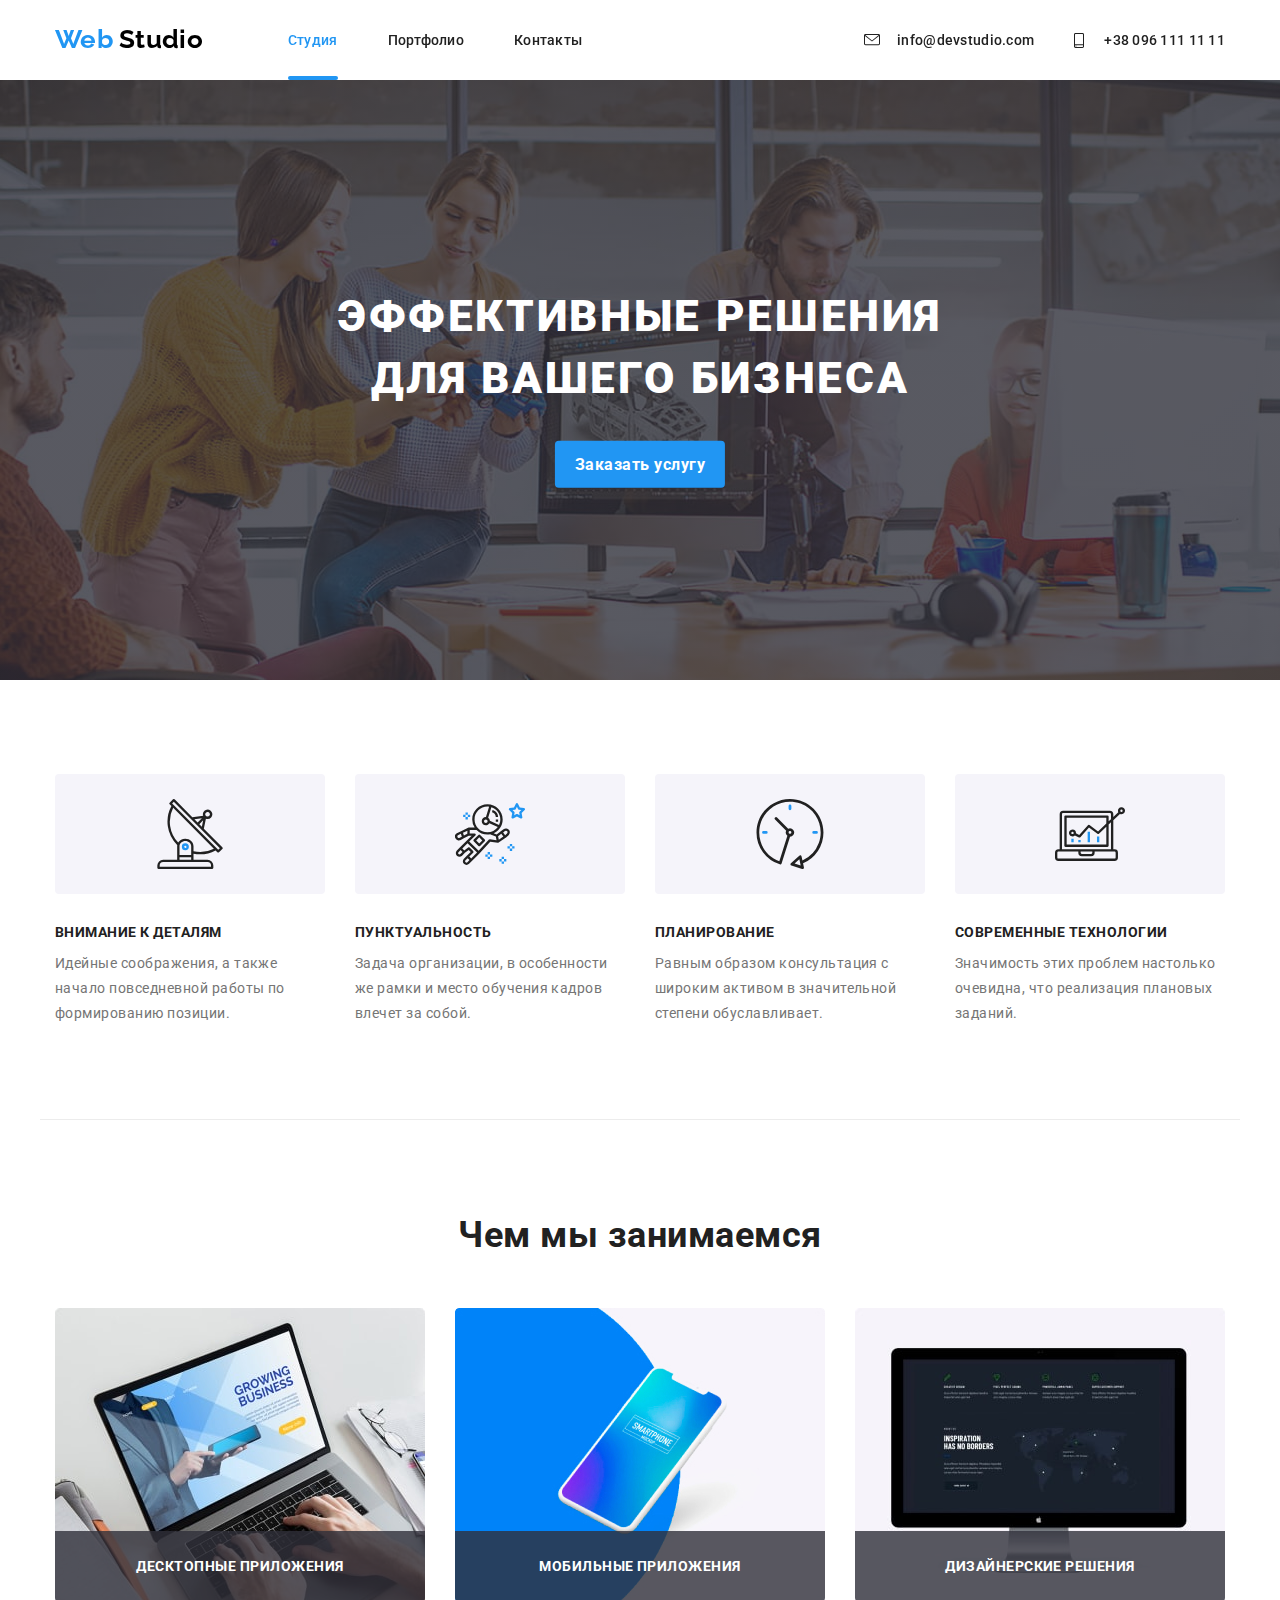
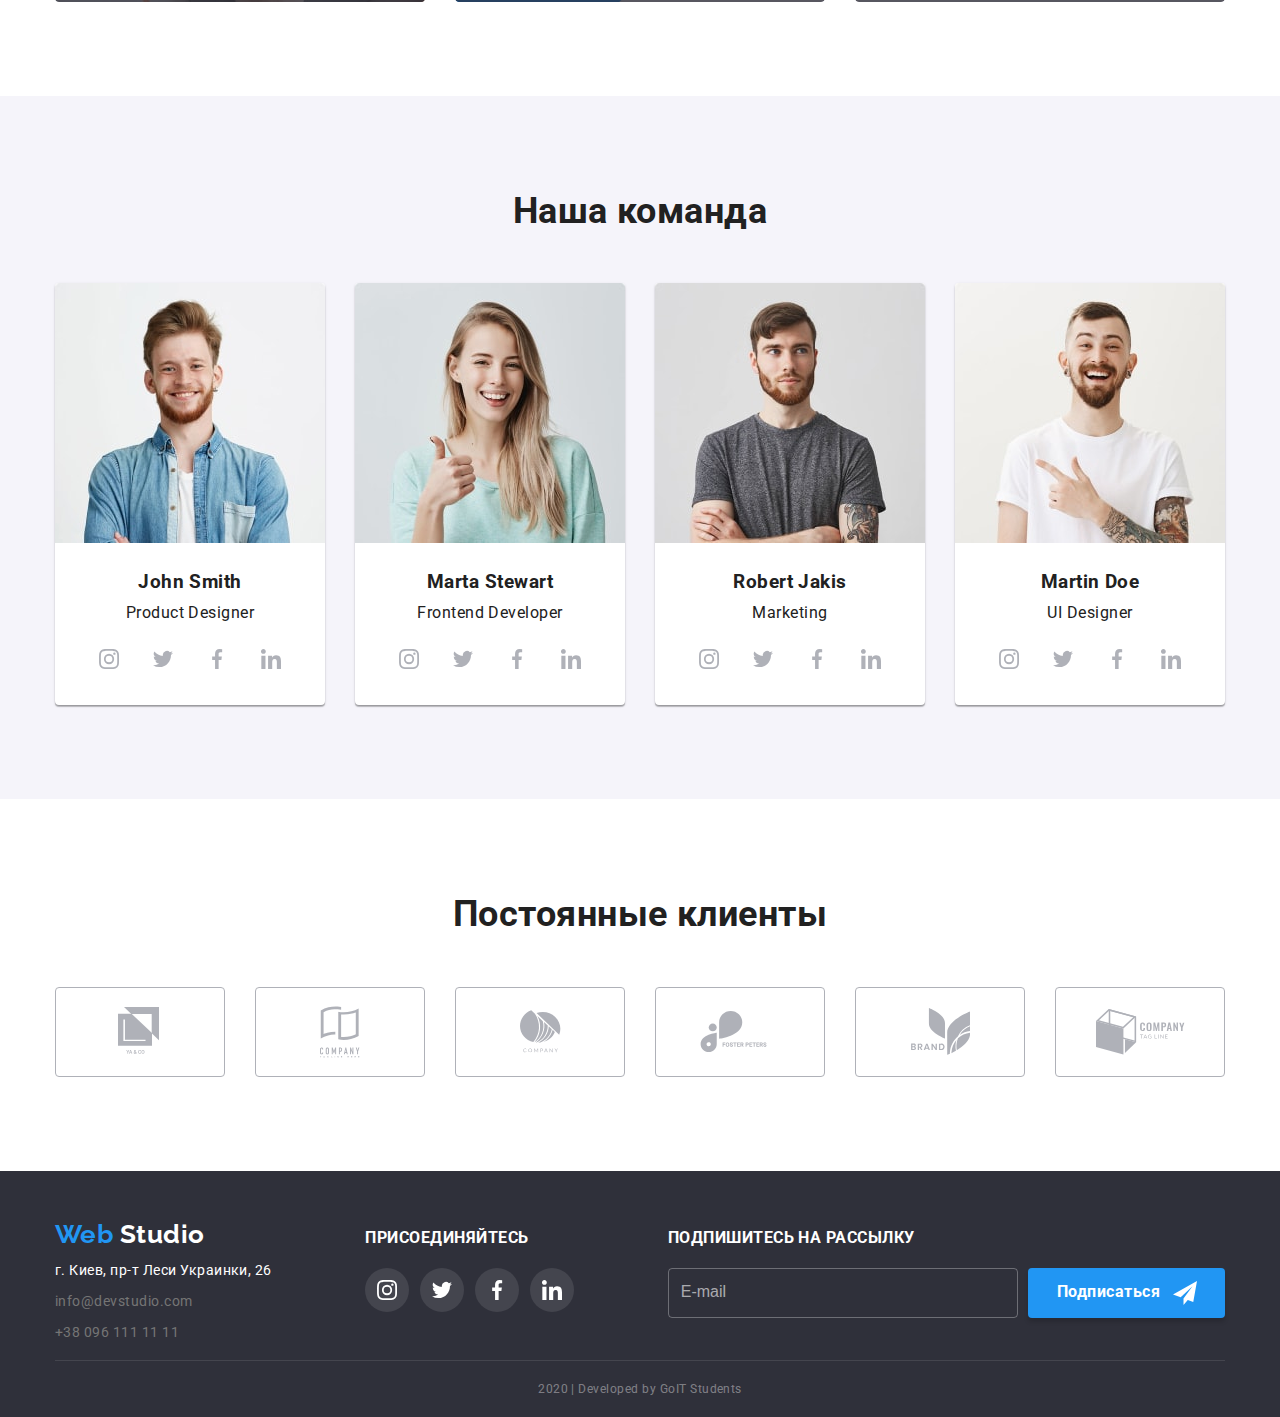
<file: index.html>
<!DOCTYPE html>
<html lang="ru">
<head>
  <meta charset="UTF-8" />
  <meta name="viewport" content="width=device-width, initial-scale=1.0" />
  <title>Studio</title>
  <link rel="stylesheet" href="./css/styles.css">
  <link href="https://fonts.googleapis.com/css2?family=Roboto:wght@300;400;700;900&display=swap" rel="stylesheet"> 
  <link href="https://fonts.googleapis.com/css2?family=Raleway:wght@700&display=swap" rel="stylesheet"> 
</head>
<body>

  <!-- Шапка сайта с навигацией conteiner -->
  <header class="header-nav">
    <div class="conteiner">
      <a class="logo" href="#">
        <b>Web&nbsp;<span class="logo-black">Studio</span></b>
      </a>        
      <nav>
        <ul class="nav-list">
          <li class="nav-item">
            <a class="nav-link activ" href="./index.html">Студия</a>
          </li>
          <li class="nav-item">
            <a class="nav-link" href="./portfolio.html">Портфолио</a>
          </li>
          <li class="nav-item">
            <a class="nav-link" href="./contact.html">Контакты</a>
          </li>
        </ul>
      </nav>
      <ul class="contacts-list">
        <li class="contacts-item">
          <a class="contacts-link" href="mailto:info@devstudio.com" >
            <div class="icon-header">
              <svg width="16" height="12">
                <use href="./images/sprite.svg#icon-envelope"></use>
              </svg>
            </div>
            info@devstudio.com
          </a>
        </li>
        <li class="contacts-item">
          <a class="contacts-link" href="tel:+380961111111">
            <div class="icon-header">
              <svg  width="10" height="15">
                <use href="./images/sprite.svg#icon-phone"></use>
              </svg>
            </div>
           +38&nbsp;096&nbsp;111&nbsp;11&nbsp;11
          </a>
        </li>
      </ul>
    </div>
  </header>

  <main>
    <section class="hero-contriner">
      <div class="hero-content">
        <h1>
          <b>эффективные решения<br>для вашего бизнеса</b>
        </h1> 
        <a class="button-hero" href="#">
          <b>Заказать услугу</b>
        </a>
      </div> 
    </section>

    <!-- Преимущества компании -->
    <section class="features">
      <div class="conteiner">
        <h2 class="is-hidden"> <!-- данный заголовок не отображается в браузере но в потоке -->
          Преимущества нашей компании
        </h2>
        <ul class="features-list"> 
          <li class="features-item">
            <div class="features-icon-block">
              <svg class="features-icon" width="70" height="70" aria-label="мы крутые и этим все сказано">
                <use href="./images/sprite.svg#icon-features-antenna"></use>
              </svg>
            </div>
            <h3>Внимание к деталям</h3>
            <p class="par-txt">
              Идейные соображения, а также начало повседневной работы по
              формированию позиции.
            </p>
          </li>
          <li class="features-item">
            <div class="features-icon-block">
              <svg class="" width="70" height="70" aria-label="мы крутые и этим все сказано">
                <use href="./images/sprite.svg#icon-features-astronaut"></use>
              </svg>
            </div>
            <h3>Пунктуальность</h3>
            <p class="par-txt">
              Задача организации, в особенности же рамки и место обучения кадров
              влечет за собой.
            </p>
          </li>
          <li class="features-item">
            <div class="features-icon-block">
              <svg class="" width="70" height="70" aria-label="мы крутые и этим все сказано">
                <use href="./images/sprite.svg#icon-features-clock"></use>
              </svg>
            </div>

            <h3>Планирование</h3>
            <p class="par-txt">
              Равным образом консультация с широким активом в значительной
              степени обуславливает.
            </p>
          </li>
          <li class="features-item">
            <div class="features-icon-block">
              <svg class="" width="70px" height="70px">
                <use href="./images/sprite.svg#icon-features-diagram"></use>
              </svg>
            </div>

            <h3>Современные технологии</h3>
            <p class="par-txt">
              Значимость этих проблем настолько очевидна, что реализация
              плановых заданий.
            </p>
          </li>
        </ul>
      </div>
    </section>
  
    <!-- Чем мы занимаемся conteiner  -->
    <section class="doing">
      <div class="conteiner">
        <h2>
          Чем мы занимаемся
        </h2>
        <div class="block-doing">
          <ul>
            <li class="block-doing-txt">
              <div class="position-block-doing">
                <img class="img-box" src="./images/portfolio/i-min.jpg" alt="фотография с ноутбуком" />
                <h3 class="doing-txt">
                  Десктопные приложения
                </h3>
              </div>
            </li>
            <li class="block-doing-txt">
              <div class="position-block-doing">
                <img class="img-box"  src="./images/doing/b.jpg" alt="фотография с мобильным телефоном" />
                <h3 class="doing-txt">
                  Мобильные приложения
                </h3>
              </div>
            </li>
            <li class="block-doing-txt">
              <div class="position-block-doing">
                <img  class="img-box" src="./images/portfolio/f-min.jpg" alt="фотография с графической программой" />
                <h3 class="doing-txt">
                  Дизайнерские решения
                </h3>
              </div>
            </li>
          </ul>
        </div>        
      </div>
    </section>

    <!-- Наша команда conteiner -->
    <section class="command">
      <div class="conteiner">
        <h2>
          Наша команда
        </h2>
        <ul class="list-command-box">
          <li class="command-box employee-a">
            <h3>John Smith</h3>
            <p>Product Designer</p>
            <ul class="command-soc-list">
              <li class="command-soc-item">
                <a class="command-soc-link" href="#" aria-label=" ссылка на социальную сеть инстаграм">
                  <svg class="command-soc-icon" width="44" height="44">
                    <use href="./images/sprite.svg#icon-soc-ig"></use>
                  </svg>
                </a>
              </li>
              <li class="command-soc-item">
                <a class="command-soc-link" href="#" aria-label=" ссылка на социальную сеть твиттер">
                  <svg class="command-soc-icon" width="44" height="44">
                    <use href="./images/sprite.svg#icon-soc-tw"></use>
                  </svg>
                </a>
              </li>
              <li class="command-soc-item">
                <a class="command-soc-link" href="#" aria-label=" ссылка на социальную сеть фэйсбук">
                  <svg class="command-soc-icon" width="44" height="44">
                    <use href="./images/sprite.svg#icon-soc-fb"></use>
                  </svg>
                </a>
              </li>
              <li class="command-soc-item">
                <a class="command-soc-link" href="#" aria-label=" ссылка на социальную сеть линкед ин">
                  <svg class="command-soc-icon" width="44" height="44">
                    <use href="./images/sprite.svg#icon-soc-in"></use>
                  </svg>
                </a>
              </li>
            </ul>
          </li>
          <li class="command-box employee-b">
            <h3>Marta Stewart</h3>
            <p>Frontend Developer</p>
            <ul class="command-soc-list">
              <li class="command-soc-item">
                <a class="command-soc-link" href="#" aria-label=" ссылка на социальную сеть инстаграм">
                  <svg class="command-soc-icon" width="44" height="44">
                    <use href="./images/sprite.svg#icon-soc-ig"></use>
                  </svg>
                </a>
              </li>
              <li class="command-soc-item">
                <a class="command-soc-link" href="#" aria-label=" ссылка на социальную сеть твиттер">
                  <svg class="command-soc-icon" width="44" height="44">
                    <use href="./images/sprite.svg#icon-soc-tw"></use>
                  </svg>
                </a>
              </li>
              <li class="command-soc-item">
                <a class="command-soc-link" href="#" aria-label=" ссылка на социальную сеть фэйсбук">
                  <svg class="command-soc-icon" width="44" height="44">
                    <use href="./images/sprite.svg#icon-soc-fb"></use>
                  </svg>
                </a>
              </li>
              <li class="command-soc-item">
                <a class="command-soc-link" href="#" aria-label=" ссылка на социальную сеть линкед ин">
                  <svg class="command-soc-icon" width="44" height="44">
                    <use href="./images/sprite.svg#icon-soc-in"></use>
                  </svg>
                </a>
              </li>
            </ul>
          </li>
          <li class="command-box employee-c">
            <h3>Robert Jakis</h3>
            <p>Marketing</p>
            <ul class="command-soc-list">
              <li class="command-soc-item">
                <a class="command-soc-link" href="#" aria-label=" ссылка на социальную сеть инстаграм">
                  <svg class="command-soc-icon" width="44" height="44">
                    <use href="./images/sprite.svg#icon-soc-ig"></use>
                  </svg>
                </a>
              </li>
              <li class="command-soc-item">
                <a class="command-soc-link" href="#" aria-label=" ссылка на социальную сеть твиттер">
                  <svg class="command-soc-icon" width="44" height="44">
                    <use href="./images/sprite.svg#icon-soc-tw"></use>
                  </svg>
                </a>
              </li>
              <li class="command-soc-item">
                <a class="command-soc-link" href="#" aria-label=" ссылка на социальную сеть фэйсбук">
                  <svg class="command-soc-icon" width="44" height="44">
                    <use href="./images/sprite.svg#icon-soc-fb"></use>
                  </svg>
                </a>
              </li>
              <li class="command-soc-item">
                <a class="command-soc-link" href="#" aria-label=" ссылка на социальную сеть линкед ин">
                  <svg class="command-soc-icon" width="44" height="44">
                    <use href="./images/sprite.svg#icon-soc-in"></use>
                  </svg>
                </a>
              </li>
            </ul>
          </li>
          <li class="command-box employee-d">
            <h3>Martin Doe</h3>
            <p>UI Designer</p>
            <ul class="command-soc-list">
              <li class="command-soc-item">
                <a class="command-soc-link" href="#" aria-label=" ссылка на социальную сеть инстаграм">
                  <svg class="command-soc-icon" width="44" height="44">
                    <use href="./images/sprite.svg#icon-soc-ig"></use>
                  </svg>
                </a>
              </li>
              <li class="command-soc-item">
                <a class="command-soc-link" href="#" aria-label=" ссылка на социальную сеть твиттер">
                  <svg class="command-soc-icon" width="44" height="44">
                    <use href="./images/sprite.svg#icon-soc-tw"></use>
                  </svg>
                </a>
              </li>
              <li class="command-soc-item">
                <a class="command-soc-link" href="#" aria-label=" ссылка на социальную сеть фэйсбук">
                  <svg class="command-soc-icon" width="44" height="44">
                    <use href="./images/sprite.svg#icon-soc-fb"></use>
                  </svg>
                </a>
              </li>
              <li class="command-soc-item">
                <a class="command-soc-link" href="#" aria-label=" ссылка на социальную сеть линкед ин">
                  <svg class="command-soc-icon" width="44" height="44">
                    <use href="./images/sprite.svg#icon-soc-in"></use>
                  </svg>
                </a>
              </li>
            </ul>
          </li>
        </ul>
      </div>
    </section>

    <!-- Клиенты компании conteiner -->
    <section class="clients">
      <div class="conteiner">
        <h2>
          Постоянные клиенты
        </h2>
        <ul class="clients-list">
          <li class="clients-item">
            <a class="clients-link" href="#">
              <svg class="clients-icon" width="45" height="50" aria-label=" компания Рога и Копыта нагибатор">
                <use href="./images/sprite.svg#icon-client-a"></use>
              </svg>
            </a>
          </li>
          <li class="clients-item">
            <a  class="clients-link" href="#">
              <svg class="clients-icon" width="40" height="52" aria-label=" компания Рога и Копыта нагибатор">
                <use href="./images/sprite.svg#icon-client-b"></use>
              </svg>
            </a>
          </li>
          <li class="clients-item">
            <a  class="clients-link" href="#">
              <svg class="clients-icon" width="41" height="43" aria-label=" компания Рога и Копыта нагибатор">
                <use href="./images/sprite.svg#icon-client-c"></use>
              </svg>
            </a>
          </li>
          <li class="clients-item">
            <a  class="clients-link" href="#">
              <svg class="clients-icon" width="80" height="42" aria-label=" компания Рога и Копыта нагибатор">
                <use href="./images/sprite.svg#icon-client-d"></use>
              </svg>
            </a>
          </li>
          <li class="clients-item">
            <a class="clients-link" href="#">
              <svg class="clients-icon" width="59" height="47" aria-label=" компания Рога и Копыта нагибатор">
                <use href="./images/sprite.svg#icon-client-e"></use>
              </svg>
            </a>
          </li>
          <li class="clients-item">
            <a class="clients-link" href="#">
              <svg class="clients-icon" width="89" height="46" aria-label=" компания Рога и Копыта нагибатор">
                <use href="./images/sprite.svg#icon-client-f"></use>
              </svg>
            </a>
          </li>
        </ul>
      </div>
    </section>
  </main>

  <!-- подвал conteiner копия как в главной стринице-->
  <footer  class="footer-conteiner">
    <div class="conteiner">
      <!-- левая верхняячасть футера -->
      <div class="footer-address">
        <a  class="logo" href="#">
          <b>Web&nbsp;<span class="logo-white">Studio</span></b>
        </a>
        <address class="map">
          г. Киев, пр-т Леси Украинки, 26
        </address>
        <a class="mail-content" href="mailto:info@devstudio.com" >
          info@devstudio.com
        </a>
        <a class="tel-content" href="tel:+380961111111">
         +38&nbsp;096&nbsp;111&nbsp;11&nbsp;11
        </a>
      </div>
      <!-- средняя верхняя часть футера -->
      <div class="footer-cammon">
        <p>
          <b>Присоединяйтесь</b>
        </p>
        <ul class="footer-cammon-list">
          <li class="footer-cammon-item">
            <a class="footer-cammon-link" href="#" aria-label=" ссылка на социальную сеть инстаграм">
              <svg class="footer-cammon-icon" width="20px" height="20px">
                <use href="./images/sprite.svg#icon-soc-ig"></use>
              </svg>
            </a>
          </li>
          <li class="footer-cammon-item">
            <a class="footer-cammon-link" href="#" aria-label=" ссылка на социальную сеть твиттер">
              <svg class="footer-cammon-icon" width="20px" height="16px">
                <use href="./images/sprite.svg#icon-soc-tw"></use>
              </svg>
            </a>
          </li>
          <li class="footer-cammon-item">
            <a class="footer-cammon-link" href="#" aria-label=" ссылка на социальную сеть фэйсбук">
              <svg class="footer-cammon-icon" width="10" height="20">
                <use href="./images/sprite.svg#icon-soc-fb"></use>
              </svg>
            </a>
          </li>
          <li class="footer-cammon-item">
            <a class="footer-cammon-link" href="#" aria-label=" ссылка на социальную сеть линкед ин">
              <svg class="footer-cammon-icon" width="13" height="14">
                <use href="./images/sprite.svg#icon-soc-in"></use>
              </svg>
            </a>
          </li>
        </ul>
      </div>   
      <!-- правая верхняя часть футера с подпиской -->
      <div class="subscribe-box">
        <form action="forma">
          <p>
            <b>Подпишитесь на рассылку</b>
          </p>
          <div class="subscribe-box-send">
            <input type="text" value="E-mail">
            <a class="subscribe-box-button" href="#">
              <b>Подписаться</b>
              <svg class="subscribe-icon-button">
                <use href="./images/sprite.svg#icon-send"></use>
              </svg>
            </a>
          </div>
        </form>
      </div>        
    </div> 
    <!-- общяя\центральная нижняя часть футера -->
    <p class="developed">
      2020 | Developed by GoIT Students
    </p>
  </footer>

  <script src="./js/modal.js"></script>
</body>
</html>
</file>
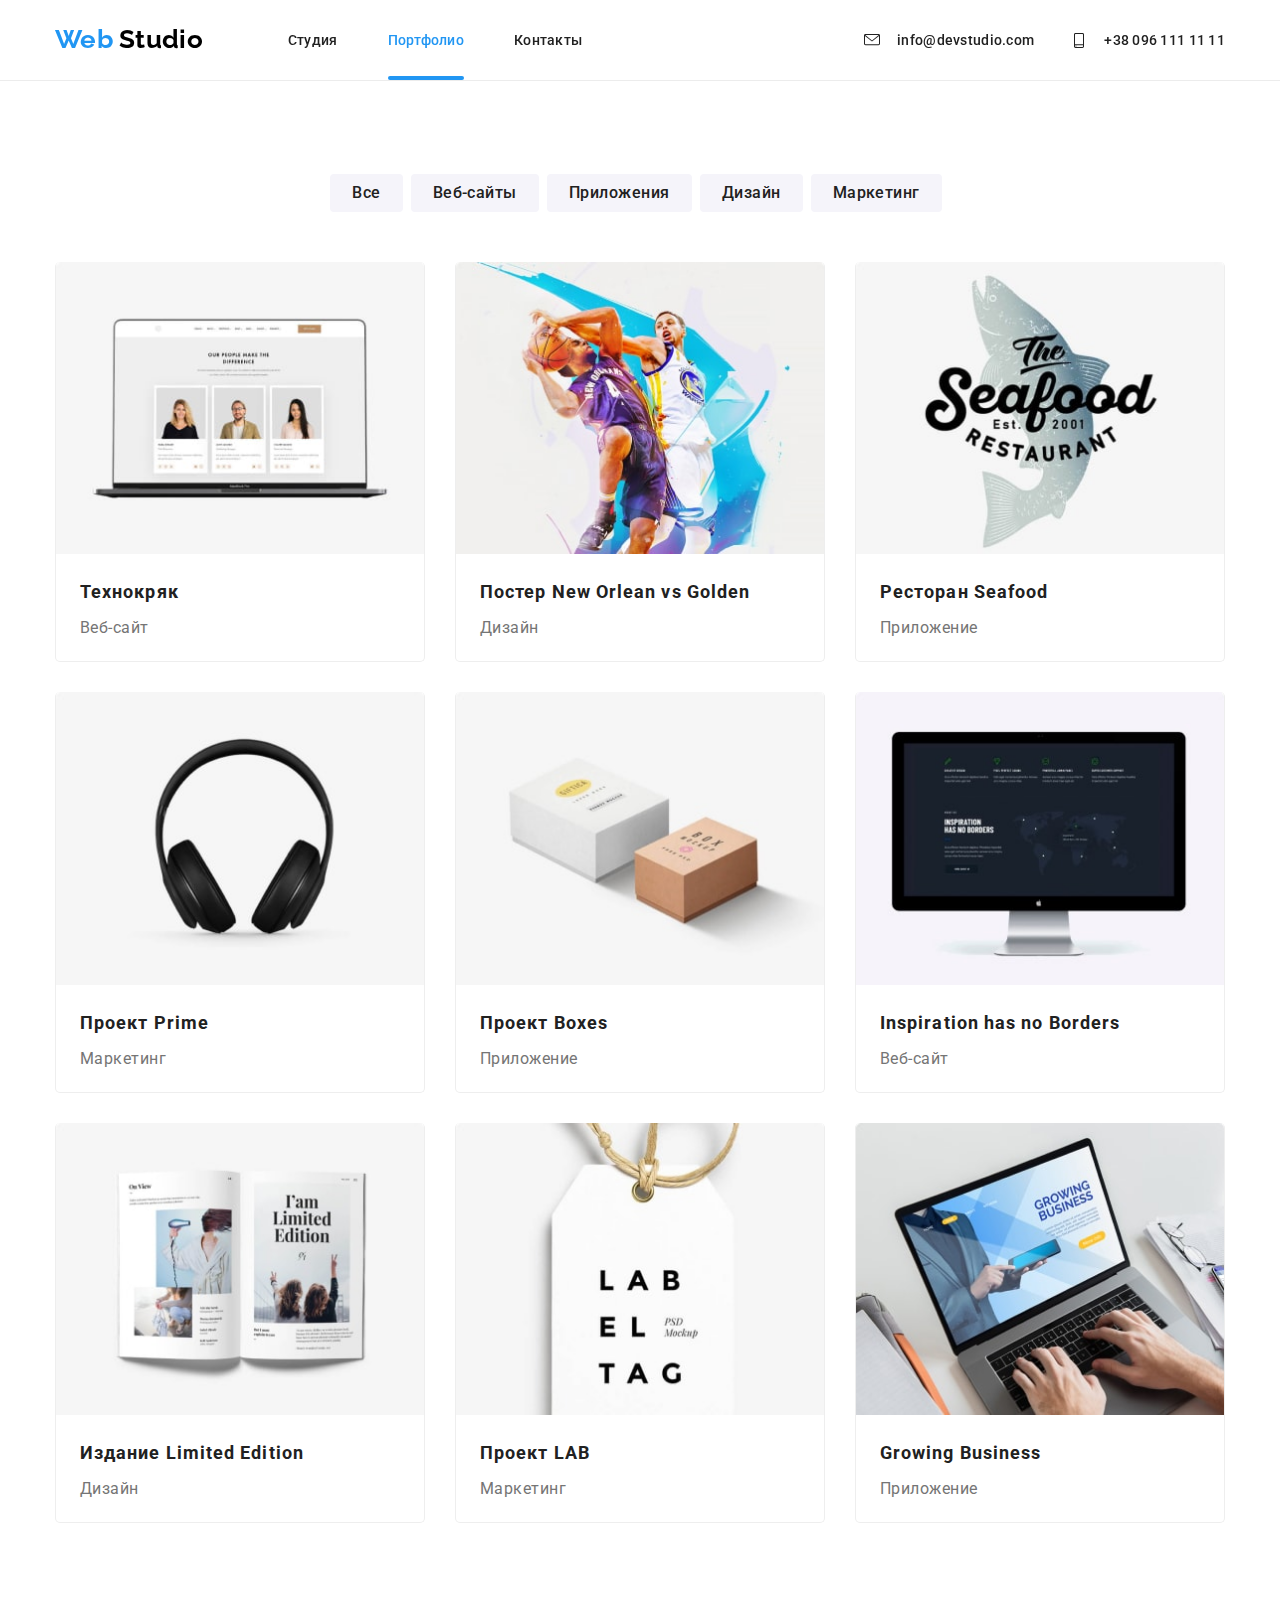
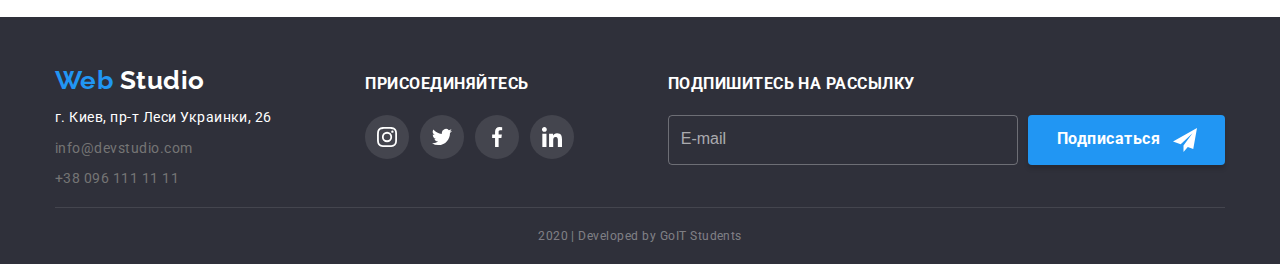
<file: portfolio.html>
<!DOCTYPE html>
<html lang="ru">
  <head>
    <meta charset="UTF-8" />
    <meta name="viewport" content="width=device-width, initial-scale=1.0" />
    <title>Portfolio</title>
    <link rel="stylesheet" href="./css/styles.css">
    <link href="https://fonts.googleapis.com/css2?family=Roboto:wght@300;400;700;900&display=swap" rel="stylesheet"> 
    <link href="https://fonts.googleapis.com/css2?family=Raleway:wght@700&display=swap" rel="stylesheet"> 
  </head>
<body>

  <!-- Шапка сайта с навигацией conteiner -->
  <header class="header-nav nav-portfolio">
    <div class="conteiner">
      <a class="logo" href="#">
        <b>Web&nbsp;<span class="logo-black">Studio</span></b>
      </a>        
      <nav>
        <ul class="nav-list">
          <li class="nav-item">
            <a class="nav-link" href="./index.html">Студия</a>
          </li>
          <li class="nav-item">
            <a class="nav-link activ" href="./portfolio.html">Портфолио</a>
          </li>
          <li class="nav-item">
            <a class="nav-link" href="./contact.html">Контакты</a>
          </li>
        </ul>
      </nav>
      <ul class="contacts-list">
        <li class="contacts-item">
          <a class="contacts-link" href="mailto:info@devstudio.com" >
            <div class="icon-header">
              <svg width="16" height="12">
                <use href="./images/sprite.svg#icon-envelope"></use>
              </svg>
            </div>
            info@devstudio.com
          </a>
        </li>
        <li class="contacts-item">
          <a class="contacts-link" href="tel:+380961111111">
            <div class="icon-header">
              <svg  width="10" height="15">
                <use href="./images/sprite.svg#icon-phone"></use>
              </svg>
            </div>
           +38&nbsp;096&nbsp;111&nbsp;11&nbsp;11
          </a>
        </li>
      </ul>
    </div>
  </header>

 <main class="portfolio-conteiner">
   <!-- данный заголовок не отображается в браузере -->
  <h1 class="is-hidden">
    Примеры наших работ
  </h1>
  <ul class="button-list">
    <li class="button-item">
      <a class="button-link" href="#" >Все</a>
    </li>
    <li class="button-item">
      <a class="button-link" href="#">Веб-сайты</a>
    </li>
    <li class="button-item">
      <a class="button-link" href="#">Приложения</a>
    </li>
    <li class="button-item">
      <a class="button-link" href="#">Дизайн</a>
    </li>
    <li class="button-item">
      <a class="button-link" href="#">Маркетинг</a>
    </li>
  </ul>
  <ul class="projeck-list">
    <li class="projeck-item">
      <a class="card-link" href="#">
        <div class="card-content">
          <div class="card-overlay">
            <p class="card-overlay-text">
              Технокряк это современная площадка распространения коронавируса. Компании используют эту платформу для цифрового шпионажа и атак на защищённые сервера конкурентов               Технокряк это современная площадка распространения коронавируса. Компании используют эту платформу для цифрового шпионажа и атак на защищённые сервера конкурентов
            </p>
          </div>
          <img class="card-img" src="./images/portfolio/a-min.jpg" alt="">
        </div>
        <div class="">
          <h2 class="card-title">Технокряк</h2>
          <p class="card-discr">Веб-сайт</p>
        </div>
      </a>
    </li>
    <li class="projeck-item">
      <a  class="card-link" href="#">
        <div class="card-content">
          <div class="card-overlay">
            <p class="card-overlay-text">
              Технокряк это современная площадка распространения коронавируса. Компании используют эту платформу для цифрового шпионажа и атак на защищённые сервера конкурентов
            </p>
          </div>
          <img class="card-img" src="./images/portfolio/b-min.jpg" alt="">
        </div>
        <div>
          <h2 class="card-title">Постер New Orlean vs Golden</h2>
          <p class="card-discr">Дизайн</p>
        </div>
      </a>
    </li>
    <li class="projeck-item">
      <a  class="card-link" href="#">
        <div class="card-content icon-a-min">
          <div class="card-overlay">
            <p class="card-overlay-text">
              Технокряк это современная площадка распространения коронавируса. Компании используют эту платформу для цифрового шпионажа и атак на защищённые сервера конкурентов
            </p>
          </div>
          <img src="./images/portfolio/c-min.jpg" alt="">
        </div>
        <div>
          <h2 class="card-title">Ресторан Seafood</h2>
          <p class="card-discr">Приложение</p>
        </div>
      </a>
    </li>
    <li class="projeck-item">
      <a  class="card-link" href="#">
        <div class="card-content icon-a-min">
          <!-- <div class="card-overlay"> -->
            <div class="card-overlay">
              <p class="card-overlay-text">
                Технокряк это современная площадка распространения коронавируса. Компании используют эту платформу для цифрового шпионажа и атак на защищённые сервера конкурентов
              </p>
            </div>
            <img src="./images/portfolio/d-min.jpg" alt="">
          </div>
          <div>
          <h2 class="card-title">Проект Prime</h2>
          <p class="card-discr">Маркетинг</p>
        </div>
      </a>
    </li>
    <li class="projeck-item">
      <a  class="card-link" href="#">
        <div class="card-content icon-a-min">
          <div class="card-overlay">
            <p class="card-overlay-text">
              Технокряк это современная площадка распространения коронавируса. Компании используют эту платформу для цифрового шпионажа и атак на защищённые сервера конкурентов
            </p>
          </div>          
          <img src="./images/portfolio/e-min.jpg" alt="">
        </div>
        <div>
          <h2 class="card-title">Проект Boxes</h2>
          <p class="card-discr">Приложение</p>
        </div>
      </a>
    </li>
    <li class="projeck-item">
      <a  class="card-link" href="#">
        <div class="card-content icon-a-min">
          <div class="card-overlay">
            <p class="card-overlay-text">
              Технокряк это современная площадка распространения коронавируса. Компании используют эту платформу для цифрового шпионажа и атак на защищённые сервера конкурентов
            </p>
          </div>
          <img src="./images/portfolio/f-min.jpg" alt="">
       </div>
        <div>
          <h2 class="card-title">Inspiration has no Borders</h2>
          <p class="card-discr">Веб-сайт</p>
        </div>
      </a>
    </li>
    <li class="projeck-item">
      <a  class="card-link" href="#">
        <div class="card-content icon-a-min">
          <div class="card-overlay">
            <p class="card-overlay-text">
              Технокряк это современная площадка распространения коронавируса. Компании используют эту платформу для цифрового шпионажа и атак на защищённые сервера конкурентов
            </p>
          </div>
          <img src="./images/portfolio/g-min.jpg" alt="">
       </div>
        <div>
          <h2 class="card-title">Издание Limited Edition</h2>
          <p class="card-discr">Дизайн</p>
        </div>
      </a>
    </li>
    <li class="projeck-item">
      <a  class="card-link" href="#">
        <div class="card-content icon-a-min">
          <div class="card-overlay">
            <p class="card-overlay-text">
              Технокряк это современная площадка распространения коронавируса. Компании используют эту платформу для цифрового шпионажа и атак на защищённые сервера конкурентов
            </p>
          </div>
          <img src="./images/portfolio/h-min.jpg" alt="">
       </div>
        <div>
          <h2 class="card-title">Проект LAB</h2>
          <p class="card-discr">Маркетинг</p>
        </div>
      </a>
    </li>
    <li class="projeck-item">
      <a  class="card-link" href="#">
        <div class="card-content icon-a-min">
          <div class="card-overlay">
            <p class="card-overlay-text">
              Технокряк это современная площадка распространения коронавируса. Компании используют эту платформу для цифрового шпионажа и атак на защищённые сервера конкурентов
            </p>
          </div>
          <img src="./images/portfolio/i-min.jpg" alt="">
       </div>
        <div>
          <h2 class="card-title">Growing Business</h2>
          <p class="card-discr">Приложение</p>
        </div>
      </a>
    </li>
  </ul>
 </main>

  <!-- подвал conteiner копия как в главной стринице-->
  <footer  class="footer-conteiner">
    <div class="conteiner">
      <!-- левая верхняячасть футера -->
      <div class="footer-address">
        <a  class="logo" href="#">
          <b>Web&nbsp;<span class="logo-white">Studio</span></b>
        </a>
        <address class="map">
          г. Киев, пр-т Леси Украинки, 26
        </address>
        <a class="mail-content" href="mailto:info@devstudio.com" >
          info@devstudio.com
        </a>
        <a class="tel-content" href="tel:+380961111111">
         +38&nbsp;096&nbsp;111&nbsp;11&nbsp;11
        </a>
      </div>
      <!-- средняя верхняя часть футера -->
      <div class="footer-cammon">
        <p>
          <b>Присоединяйтесь</b>
        </p>
        <ul class="footer-cammon-list">
          <li class="footer-cammon-item">
            <a class="footer-cammon-link" href="#" aria-label=" ссылка на социальную сеть инстаграм">
              <svg class="footer-cammon-icon" width="20px" height="20px">
                <use href="./images/sprite.svg#icon-soc-ig"></use>
              </svg>
            </a>
          </li>
          <li class="footer-cammon-item">
            <a class="footer-cammon-link" href="#" aria-label=" ссылка на социальную сеть твиттер">
              <svg class="footer-cammon-icon" width="20px" height="16px">
                <use href="./images/sprite.svg#icon-soc-tw"></use>
              </svg>
            </a>
          </li>
          <li class="footer-cammon-item">
            <a class="footer-cammon-link" href="#" aria-label=" ссылка на социальную сеть фэйсбук">
              <svg class="footer-cammon-icon" width="10" height="20">
                <use href="./images/sprite.svg#icon-soc-fb"></use>
              </svg>
            </a>
          </li>
          <li class="footer-cammon-item">
            <a class="footer-cammon-link" href="#" aria-label=" ссылка на социальную сеть линкед ин">
              <svg class="footer-cammon-icon" width="13" height="14">
                <use href="./images/sprite.svg#icon-soc-in"></use>
              </svg>
            </a>
          </li>
        </ul>
      </div>   
      <!-- правая верхняя часть футера с подпиской -->
      <div class="subscribe-box">
        <form action="forma">
          <p>
            <b>Подпишитесь на рассылку</b>
          </p>
          <div class="subscribe-box-send">
            <input type="text" value="E-mail">
            <a class="subscribe-box-button" href="#">
              <b>Подписаться</b>
              <svg class="subscribe-icon-button">
                <use href="./images/sprite.svg#icon-send"></use>
              </svg>
            </a>
          </div>
        </form>
      </div>        
    </div> 
    <!-- общяя\центральная нижняя часть футера -->
    <p class="developed">
      2020 | Developed by GoIT Students
    </p>
  </footer>

</body>
</html>
</file>
<file: css/styles.css>
html {
  box-sizing: border-box;
}

*,
*::before, 
*::after {
  box-sizing: inherit;
}

body {
  font-family: Roboto, sans-serif;
  font-size: 16px;
  line-height: 1.2;
  font-style: normal;
  letter-spacing: 0.03em;
  margin: 0px;
  padding: 80px 0 0 0;
}

img {
  display: block;
  max-width: 100%;
  height: auto;
}

ul,
a,
li,
h2,
h3,
p,
b {
  text-decoration: none; 
  list-style-type: none;
  margin: 0;
  padding: 0;
}

h2 {
  font-size: 36px;
  text-align: center;
}
 
.conteiner {
  width: 1200px;
  margin-left: auto;
  margin-right: auto;
  padding: 0 15px;
  /* outline: 1px solid gray; */
}

.is-hidden {
  visibility: hidden;
  width: 1;
  height: 1;
  margin: -1;
  position: absolute;
  padding: 0;
  clip: rect(0 0 0 0);
  }  /*данный блок не отображается в браузере, но учавствует в потоке*/
  


/*  colors site =================
основные параметры цвета для сайта */
:root {
  --head-and-subhead-color: #212121;
  --paragraf-color: #757575;
  --accent-color: #2196F3;
  --icons-color: #AFB1B8;
  --background-color-footer: #2F303A;
  --background-text-footer: #ffffff;
  --background-color-command: #F5F4FA;
}

body {
  color: var(--head-and-subhead-color);
}

/* Фон контейнера команда */
.command {
  background-color: var(--background-color-command);
}

/* +++++++++++++++++++++++ */

.link,
.card-title {
  color: var(--head-and-subhead-color);
}

/* Цветовое оформление ЛОГОТИПА */
.logo {
  color: var(--accent-color);
  }
  
.logo-white {
  color: white;
}

.logo-black {
color: black
}

h1 { 
  color: var(--background-text-footer);
}

.doing-txt {
  color: var(--background-text-footer);
  background: rgba(47, 48, 58, 0.8);
}

.logowite span,
.link:focus, 
.link:hover {
  color: var(--accent-color);
}

.link:active {
  color: white;
}

.mail-content,
.tel-content,
.card-discr {
  color: var(--paragraf-color);
}

.footer-conteiner {
  color: var(--background-text-footer);
  background-color: var(--background-color-footer);
}

footer .developed {
  color: rgba(255, 255, 255, 0.4);
}

.subscribe a { 
  color: var(--background-text-footer);
}

.par-txt {
  color: var(--paragraf-color)
}

/*  стили цвета в портфолио */
.button-link {
  color: var(--head-and-subhead-color);
  background-color: var(--background-color-command);
}

.button-link:hover,
.button-link:focus {
  color: var(--background-text-footer);
  background-color: var(--accent-color);
  transition: all 0.2s;
  box-shadow: 0px 2px 2px rgba(0, 0, 0, 0.12), 0px 1px 2px rgba(0, 0, 0, 0.08), 0px 3px 1px rgba(0, 0, 0, 0.1);
}

.button-link:active {
  color: var(--head-and-subhead-color);
  background-color: var(--paragraf-color);
}

.subscribe .button {
  color: var(--background-text-footer);
  background-color: var(--accent-color);
}

.subscribe .button:hover,
.subscribe .button:focus {
  background-color: var(--icons-color);
}

.projeck-item:hover {
  box-shadow: 1px 4px 6px rgba(0, 0, 0, 0.16), 0px 4px 4px rgba(0, 0, 0, 0.06), 0px 1px 1px rgba(0, 0, 0, 0.12);
}

.subscribe-box-button {
  color: var(--background-text-footer);
  background-color: var(--accent-color);
}

.subscribe-box-button:hover,
.subscribe-box-button:focus,
.subscribe-box-button:active {
  opacity: 0.9;
}

/* header-conteiner ===================*/

.header-nav {
  position: fixed;
  width: 100%;
  top: 0px;
  left: 0;
  background-color: rgba(255, 255, 255, 0.96);
  z-index: 1;
}

.header-nav .conteiner {
  display: flex;
  align-items: center;
  font-size: 14px;
  font-weight: 500;
  line-height: 1.3;
  letter-spacing: 0.02em;
}

.logo {
  display: block;
}

.nav-list {
  display: flex;
  margin-left: 85px;
}

.nav-item:not(:last-child) {
   margin-right: 50px;
}

.nav-link {
  display: block;
  padding: 31px 0;
  color: var(--head-and-subhead-color);
  transition: color 250ms cubic-bezier(0.4, 0, 0.2, 1);
}

.nav-link:focus,
.nav-link:hover,
.nav-link:active {
  color: var(--accent-color);
}

.nav-link.activ {
  position: relative;
  color: var(--accent-color);
  
}

/* нижнее подчеркивание
 в навигации */
.nav-link.activ::before {
  content: '';
  position: absolute;
  display: block;
  width: 100%;
  height: 4px;
  left: 0;
  bottom: 0;
  border-radius: 2px;
  background-color: var(--accent-color);
}

/* контакты в навигации */
.contacts-list {
  display: flex;
  margin-left: auto;
}

.contacts-item {
  display: flex;
  align-items: baseline;
}

.contacts-item:not(:last-child) {
  margin-right: 30px;
}

.icon-header {
  display: inline-flex;
  margin-right: 10px;
  width: 30px;
  height: 30px;
  justify-content: center;
  align-items: center;
}

.contacts-link {
  display: flex;
  align-items: center;
  fill: var(--head-and-subhead-color);
  color: var(--head-and-subhead-color);
  transition: color 250ms cubic-bezier(0.4, 0, 0.2, 1), fill 250ms cubic-bezier(0.4, 0, 0.2, 1);
}

.contacts-link:hover,
.contacts-link:active,
.contacts-link:focus {
  transition: color 250ms cubic-bezier(0.4, 0, 0.2, 1), fill 250ms cubic-bezier(0.4, 0, 0.2, 1);
  color: var(--accent-color);
  fill: var(--accent-color);
}

/* hero ============================ */

.hero-contriner {
  display: block;
  position: relative;
  max-width: 1600px;
  height: 600px;
  background-image: 
  linear-gradient( to right, rgba(47, 48, 58, 0.8),rgba(47, 48, 58, 0.8)),
  url(../images/main_foto.jpg);
  margin-left: auto;
  margin-right: auto;
  background-position: center;
  background-repeat: no-repeat;
  background-size: cover;
}

.hero-content {
  text-align: center;
  position: absolute;
  top: 50%;
  left: 50%;
  transform: translate(-50%, -50%);
}

h1 {
  font-size: 44px;
  line-height: 1.4;
  letter-spacing: 0.06em;
  text-transform: uppercase;
  margin: 0 0 46px 0;
}

.button-hero {
  width: 200px;
  height: 50px;
  padding: 14px 20px 14px 20px;
  outline: 2px solid transparent;
  border-radius: 4px;
  cursor: pointer; 
  color: var(--background-text-footer);
  background-color: var(--accent-color);
  transition-property: background-color;
  transition-duration: 250ms;
  transition-timing-function: cubic-bezier(0.4, 0, 0.2, 1);
}

.button-hero:hover,
.button-hero:focus {
  background-color: var(--icons-color);
}

/* Преимущества features------*/

.features .conteiner {
  position: relative;
  padding: 94px 15px;
}

.features .conteiner::after {
  position: absolute;
  content: '';
  display: block;
  width: calc(100%);
  height: 1px;
  bottom: 0 ;
  left: 0;
  background-color: #ECECEC;
}

.features h3 {
  font-weight: 700;
  font-size: 14px;
  text-transform: uppercase;
  margin-top: 30px;
 }
 
 .par-txt {
  font-size: 14px;
  line-height: 1.8;
  margin-top: 10px;
 }

.features-list {
  display: flex; 
  padding: 0;
}

.features-icon-block {
  display: flex;
  width: 270px;
  height: 120px;
  background: var(--background-color-command);
  border: 0px;
  border-radius: 4px;
  justify-content: center;
  align-items: center;
}

.features-item:not(:last-child) {
  margin-right: 30px;
}
.features-item {
  padding: 0;
  display: block;
}

 /* Чем мы занимаемся doing ====== */

.doing {
  padding-top: 94px;
}

.doing .conteiner > h2 {
  margin-bottom: 50px;
}

.block-doing > ul {
  display: flex;
}

.block-doing-txt {
  display: block;
  margin-right: 30px;
}

.block-doing-txt:last-child {
  margin-right: 0px;
}

.position-block-doing {
  position: relative;
  border-radius: 4px;
  overflow: hidden;
}

.doing-txt {
  position: absolute;
  left: 0px;
  bottom: 0px;
  display: inline-block;
  width: 100%;
  margin-right: auto;
  margin-left: auto;
  padding-top: 27px;
  padding-bottom: 27px;
  font-size: 14px;
  text-align: center;
  text-transform: uppercase;
  border-radius: 0px 0px 4px 4px;
}

/* Наша команда =================== */

.list-command-box{
  display: flex;
  margin-top: 50px;
  padding-bottom: 94px;
}

.command-box {
  display: block;
  width: 270px;
  margin-right: 30px;
  box-shadow: 0px 2px 1px rgba(0, 0, 0, 0.2), 0px 1px 1px rgba(0, 0, 0, 0.14), 0px 1px 3px rgba(0, 0, 0, 0.12);
  border-radius: 4px;
  overflow: hidden;
  background-color: white;
}

.command-box::before {
  display: block;
  content: '';
  width: 100%;
  height: 260px;
  background-repeat: no-repeat;
  background-position: center;
  background-size: contain;
}

.employee-a::before {
  background-image: url('../images/comand/a.jpg');
}

.employee-b::before {
  background-image: url('../images/comand/b.jpg');
}

.employee-c::before {
  background-image: url('../images/comand/c.jpg');
}

.employee-d::before {
  background-image: url('../images/comand/d.jpg');
}

.command-box:last-child {
  margin-right: 0px;
}

.img-comand {
  display: block;
  width: 270px;
}

.command h2 {
  padding-top: 94px;
  margin-top: 94px;
}

.command h3 {
 text-align: center;
 margin-top: 28px;
}

.command p {
  text-align: center;
  margin-top: 10px;
}

.command-soc-list {
  display: flex;
  margin-top: 15px;
  margin-bottom: 24px;
  justify-content: center;
}

.command-soc-item {
  margin-right: 10px;
  justify-content: space-evenly;
}

.command-soc-item:last-child,
.footer-cammon > ul > li:last-child {
  margin-right: 0;
}

.command-soc-link {
  display: flex;
  justify-content: center;
  align-items: center;
  width: 44px;
  height: 44px;
  border-radius: 50%;
  background-color: inherit;
  fill: var(--icons-color);
  transition: background-color 250ms cubic-bezier(0.4, 0, 0.2, 1), fill 250ms cubic-bezier(0.4, 0, 0.2, 1);
}


.command-soc-link:active,
.command-soc-link:hover,
.command-soc-link:focus {
  transform: translate;
  background-color: var(--accent-color);
  fill: var(--background-text-footer);
}

/* Наши клиенты +++++++ */
.clients h2 {
  margin-top: 94px;
}

.clients-list {
  display: flex;
  margin-top: 50px;
}

.clients-item:not(:last-child) {
  margin-right: 30px;
}

.clients-link {
  display: flex;
  width: 170px;
  height: 90px;
  border: 1px solid var(--icons-color);
  border-radius: 4px;
  justify-content: center;
  align-items: center;
  fill: var(--icons-color);
  transition: all 250ms cubic-bezier(0.4, 0, 0.2, 1);
}

.clients-link:hover,
.clients-link:active,
.clients-link:focus {
  transform: translate;
  border: 1px solid var(--accent-color);
  fill: var(--accent-color);
}

/* footer ---------------- */
footer {
  margin-top: 94px;
}

.footer-conteiner > .conteiner {
  display: flex;
  justify-content: space-between;
  align-items: baseline;
  padding-top: 48px;
  padding-bottom: 18px;
}

.footer-address .logo {
margin-bottom: 9px;
} 

/* footer-cammon - footer-cammon-
button-sprite */

.footer-cammon-list {
  display: flex;
  margin-top: 21px;
}

.footer-cammon-item {
  margin-right: 11px;
}

/* icons svg soc-links footer +++++++ */
/* .soc-links  
 цвета иконок на социальные сети */
 .footer-cammon-icon {
  display: block;
  padding: 0;
  width: 44px;
  height: 44px;
  border-radius: 50%;
  fill: #FFFFFF;
  background-color: rgba(255, 255, 255, 0.1);
  transition: background-color 250ms cubic-bezier(0.4, 0, 0.2, 1);
}

.footer-cammon-link:active ,
.footer-cammon-icon:focus,
.footer-cammon-icon:hover {
  transition: background-color 250ms cubic-bezier(0.4, 0, 0.2, 1);
  background-color: var(--accent-color);
}

/* footer buton send form ++++
  кнопка подписаться формы футера */

.subscribe-box {
  display: inline-flexbox;
}

.subscribe-box-send {
  margin-top: 21px;
  display: flex;
}

.input {
  width: 358px;
  height: 50px;
}

.subscribe-box-button {
  display: flex;
  font-size: 16px;
  line-height: 1.8;
  justify-content: center;
  align-items: center;
  margin-left: 10px;
  border-radius: 4px;
  box-shadow: 0px 4px 4px rgba(0, 0, 0, 0.15);
}

.subscribe-box-button > b {
  margin: 10px 0 10px 29px;
}

.subscribe-icon-button {
  display: block;
  width: 24px;
  height: 24px;
  margin-right: 28px;
  margin-left: 13px;
  fill: white;
}

.mail-content,
.tel-content {
  font-size: 14px;
  font-weight: 400;
  display: block;
  line-height: 1.6;
}

.mail-content {
  margin-bottom: 8px;
}

.logo,
.logowite {
 font-family: Raleway, sans-serif;
 font-size: 26px;
}

.map {
  font-size: 14px;
  line-height: 1.6; 
  font-style: normal;
  margin-bottom: 9px;
}

form > p,
.footer-cammon {
 font-size: 16px;
 text-transform: uppercase;
}

input[type=text] {
  display: inline-block;
  font-size: 16px;
  line-height: 1;
  width: 350px;
  padding: 14px 0 16px 12px;
  color: rgba(255, 255, 255, 0.6);
  background-color: unset;
  border: 1px solid rgba(255, 255, 255, 0.3);
  border-radius: 4px;
}

.subscribe input {
  margin-right: 10px;
}

.developed {
  font-size: 12px;
  text-align: center;
  margin-top: 21px;
  padding-bottom: 21px;
}

.footer-conteiner .conteiner {
  position: relative;
}

/* декоративная полоса разделяющая 
в футере блок копирайта от верхней части */
.footer-conteiner .conteiner::after {
  content: '';
  display: block;
  position: absolute;
  width: calc(100% - 30px);
  height: 1px;
  bottom: 0 ;
  /* left: 15px; */
  background-color: rgba(255, 255, 255, 0.1);
}


/* ===========================

         portfolio page

+++++++++++++++++++++++++++++*/
/* PORTFOLIO page */
.nav-portfolio {
  border-bottom: 1px solid #ECECEC;
}

.portfolio-conteiner {
  width: 1170px;
  margin-right: auto;
  margin-left: auto;
}

.button-list {
  display: flex;
  padding-top: 94px;
  justify-content: center;
}

.button-link {
  font-weight: 500;
  line-height: 1.6;
  padding: 6px 22px;
  margin-right: 8px;
  display: inline-block;
  border-radius: 4px;
}

.button-item:last-child {
  margin-right: 0;
}

/* projeck-list =====++======== */

.projeck-list {
  display: flex;
  flex-wrap: wrap;
  margin-top: 50px;
}

.projeck-item {
  display: block;
  width: 370px;
  margin-right: 30px;
  border-radius: 5px;
  overflow: hidden;
  border: 1px solid #eeeeee;
  border-top-width: 0px;
  border-bottom-right-radius: 5px;
  border-bottom-left-radius: 5px;
}

.projeck-item:nth-child(3n) {
  margin-right: 0px;
}

.projeck-item:nth-child(n + 4) {
margin-top: 30px;
}

.card-content {  
  position: relative;
  overflow: hidden;
}

.card-overlay {
  position: absolute;
  top: 0;
  left: 0;
  width: 100%;
  height: 404px;
  background-color: rgba(33, 150, 243, 0.9);
  transform: translateY(100%);
  opacity: 0;
  transition: transform 250ms cubic-bezier(0.4, 0, 0.2, 1), 
    opacity 250ms cubic-bezier(0.4, 0, 0.2, 1);
}

.card-overlay-text {
  display: inline-block;
  width: 100%;
  height: 294px;
  margin: 0;
  font-size: 18px;
  line-height: 1.6;
  overflow: auto;
  padding: 63px 24px;
  color: var(--background-text-footer);
}

.card-link:hover .card-overlay,
.card-link:focus .card-overlay {
  transform: translateY(0);
  opacity: 1;
}

.card-img {
  display: block;
  padding: 0;
  margin: 0;
  overflow: hidden;
}

.card-title {
  font-size: 18px;
  line-height: 2;
  letter-spacing: 0.06em;
  text-align: left;
  padding-left: 24px;
  padding-top: 20px;
}

.card-discr {  
  line-height: 1.7;
  text-align: left;
  padding-left: 24px;
  padding-top: 4px;
  padding-bottom: 20px;
}

/* ========================== */
</file>
